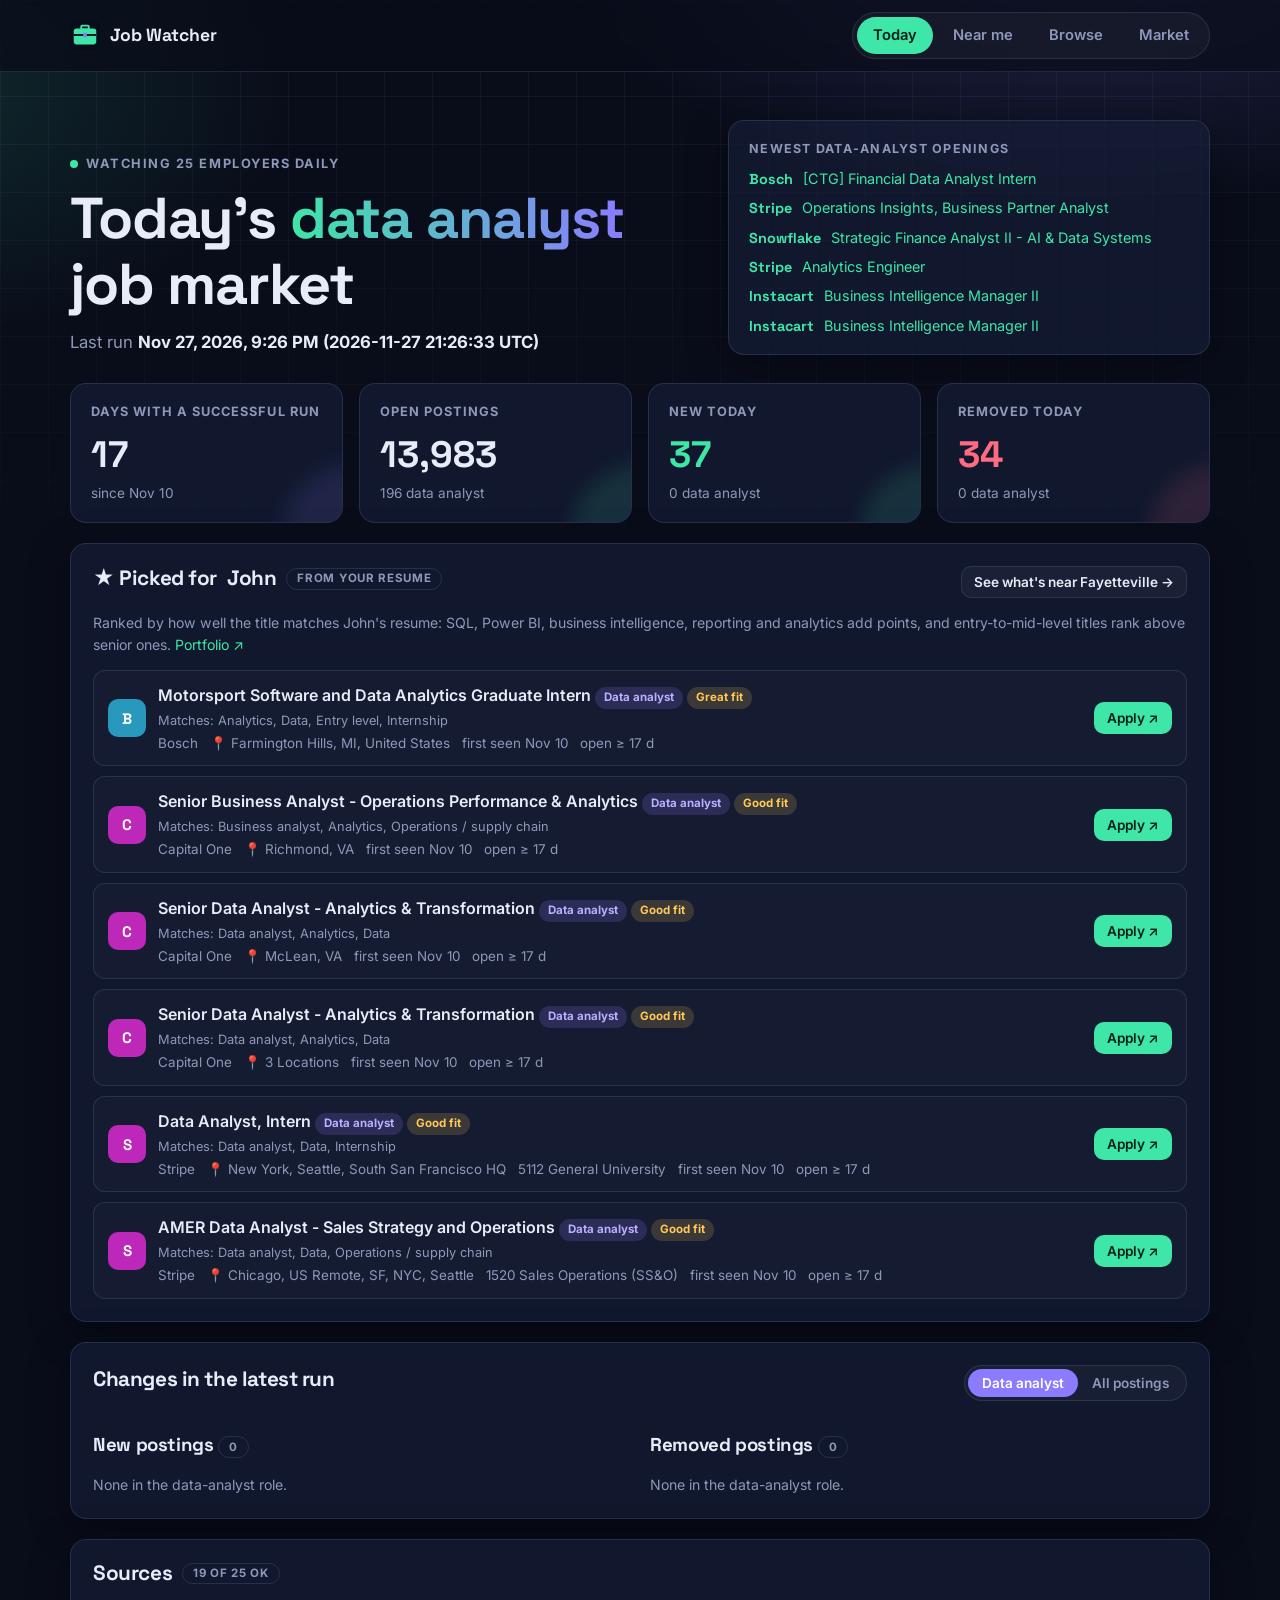
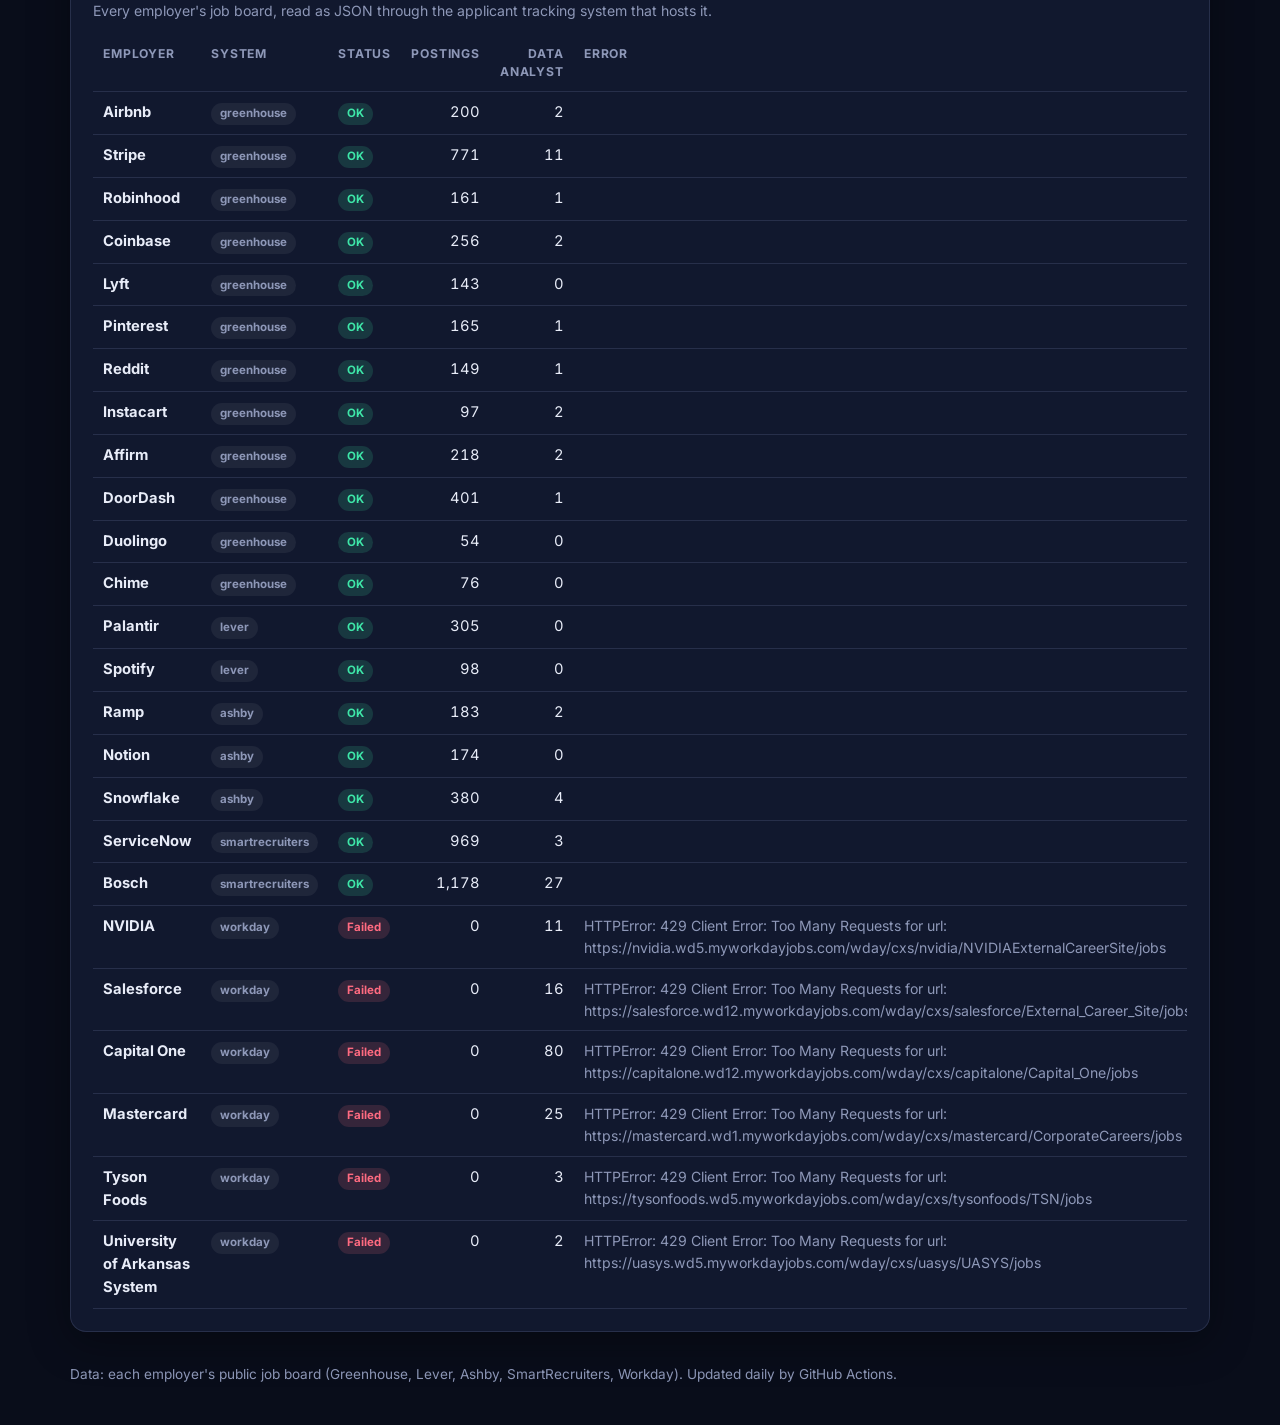
<file: index.html>
<!doctype html>
<html lang="en">
<head>
  <meta charset="utf-8">
  <meta name="viewport" content="width=device-width, initial-scale=1">
  <title>Today · Job Watcher</title>
  <meta name="description" content="Daily watch of data-analyst openings at 25 employers.">
  <meta name="theme-color" content="#090d1a">
  <link rel="manifest" href="manifest.webmanifest">
  <link rel="icon" href="icons/icon.svg" type="image/svg+xml">
  <link rel="apple-touch-icon" href="icons/icon-192.png">
  <link rel="preconnect" href="https://fonts.googleapis.com">
  <link rel="preconnect" href="https://fonts.gstatic.com" crossorigin>
  <link rel="stylesheet" href="https://fonts.googleapis.com/css2?family=Inter:wght@400;500;600;700;800&family=Space+Grotesk:wght@500;700&display=swap">
  <link rel="stylesheet" href="assets/style.css">
</head>
<body>
  <nav class="nav"><div class="nav-inner">
    <a class="brand" href="index.html"><img src="icons/icon.svg" alt=""><span>Job Watcher</span></a>
    <div class="nav-links">
      <a href="index.html" aria-current="page">Today</a>
      <a href="near.html">Near me</a>
      <a href="browse.html">Browse</a>
      <a href="market.html">Market</a>
    </div>
  </div></nav>

  <header class="hero">
    <div>
      <span class="eyebrow"><span class="pulse"></span>Watching 25 employers daily</span>
      <h1>Today's <span class="grad">data analyst</span> job market</h1>
      <p class="lede">Last run <strong id="last-run">loading…</strong></p>
    </div>
    <div class="hero-card">
      <div class="label">Newest data-analyst openings</div>
      <div id="ticker" class="ticker"></div>
    </div>
  </header>

  <main>
    <div id="offline" class="banner" hidden>You're offline. Showing the last data this device loaded.</div>
    <div id="error" class="banner" hidden></div>

    <div class="tiles">
      <div class="tile" style="--tint:var(--accent-2)"><div class="label">Days with a successful run</div><div class="value" id="t-days">—</div><div class="sub" id="t-days-sub"></div></div>
      <div class="tile"><div class="label">Open postings</div><div class="value" id="t-open">—</div><div class="sub" id="t-open-sub"></div></div>
      <div class="tile"><div class="label">New today</div><div class="value up" id="t-new">—</div><div class="sub" id="t-new-sub"></div></div>
      <div class="tile" style="--tint:var(--down)"><div class="label">Removed today</div><div class="value down" id="t-removed">—</div><div class="sub" id="t-removed-sub"></div></div>
    </div>

    <section class="card">
      <div class="picked-head">
        <h2>★ Picked for <span id="picked-name">you</span> <span class="tag">from your resume</span></h2>
        <a class="btn" href="near.html">See what's near Fayetteville →</a>
      </div>
      <p class="muted small" id="picked-why"></p>
      <ul id="picked" class="postings"></ul>
    </section>

    <section class="card">
      <div class="toolbar">
        <h2>Changes in the latest run</h2>
        <div class="segmented" role="group" aria-label="Which postings">
          <button type="button" data-scope="role" aria-pressed="true">Data analyst</button>
          <button type="button" data-scope="all" aria-pressed="false">All postings</button>
        </div>
      </div>
      <p class="muted small" id="first-note" hidden>This is the first run: every posting was already open when the watch began, so nothing counts as new yet. New and removed postings show up from the second day on.</p>
      <div class="grid grid-2">
        <div>
          <h3>New postings <span class="tag" id="new-count"></span></h3>
          <ul id="new-list" class="postings"></ul>
          <button id="new-more" class="btn more" type="button" hidden></button>
        </div>
        <div>
          <h3>Removed postings <span class="tag" id="removed-count"></span></h3>
          <ul id="removed-list" class="postings"></ul>
          <button id="removed-more" class="btn more" type="button" hidden></button>
        </div>
      </div>
    </section>

    <section class="card">
      <h2>Sources <span class="tag" id="sources-ok"></span></h2>
      <p class="muted small">Every employer's job board, read as JSON through the applicant tracking system that hosts it.</p>
      <div class="table-wrap"><table>
        <thead><tr><th>Employer</th><th>System</th><th>Status</th><th class="num">Postings</th><th class="num">Data analyst</th><th>Error</th></tr></thead>
        <tbody id="sources"></tbody>
      </table></div>
    </section>
  </main>
  <footer>Data: each employer's public job board (Greenhouse, Lever, Ashby, SmartRecruiters, Workday). Updated daily by GitHub Actions.</footer>
  <script src="assets/profile.js"></script>
  <script src="assets/app.js"></script>
  <script src="assets/today.js"></script>
</body>
</html>
</file>
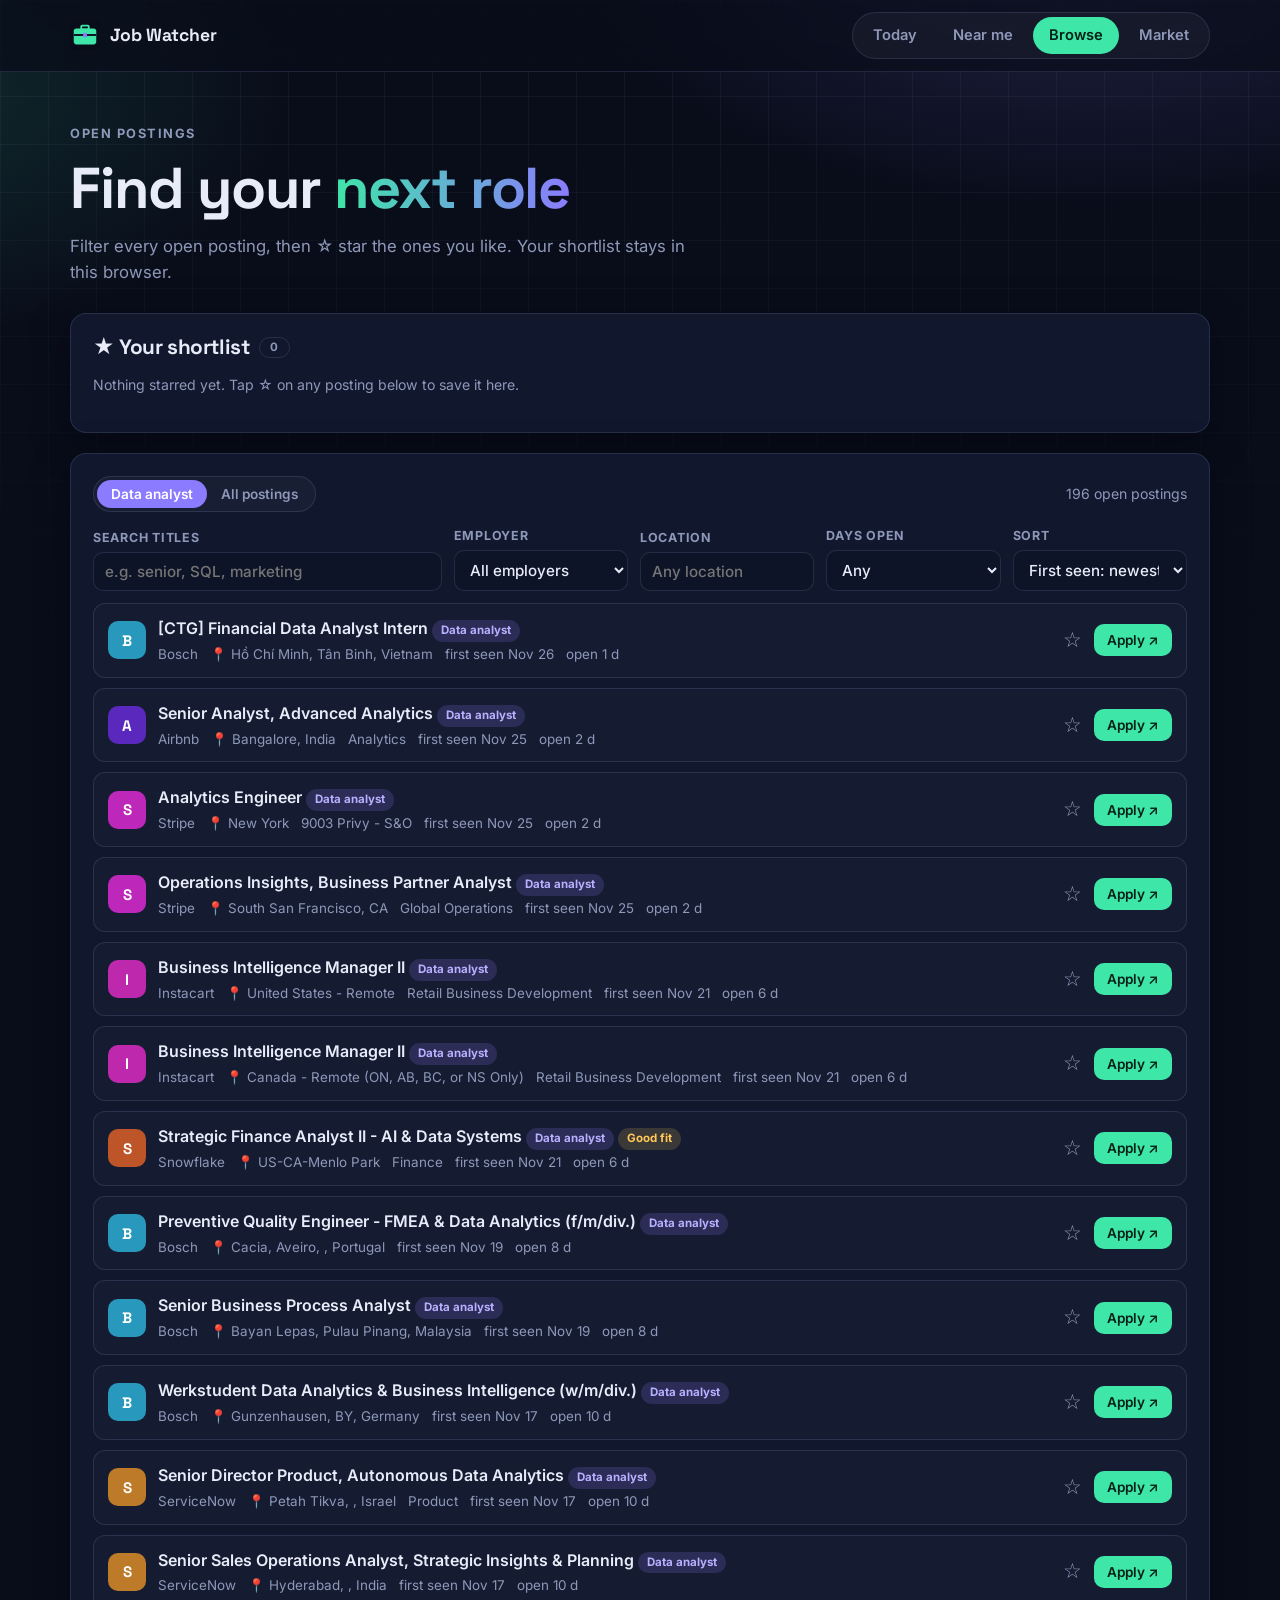
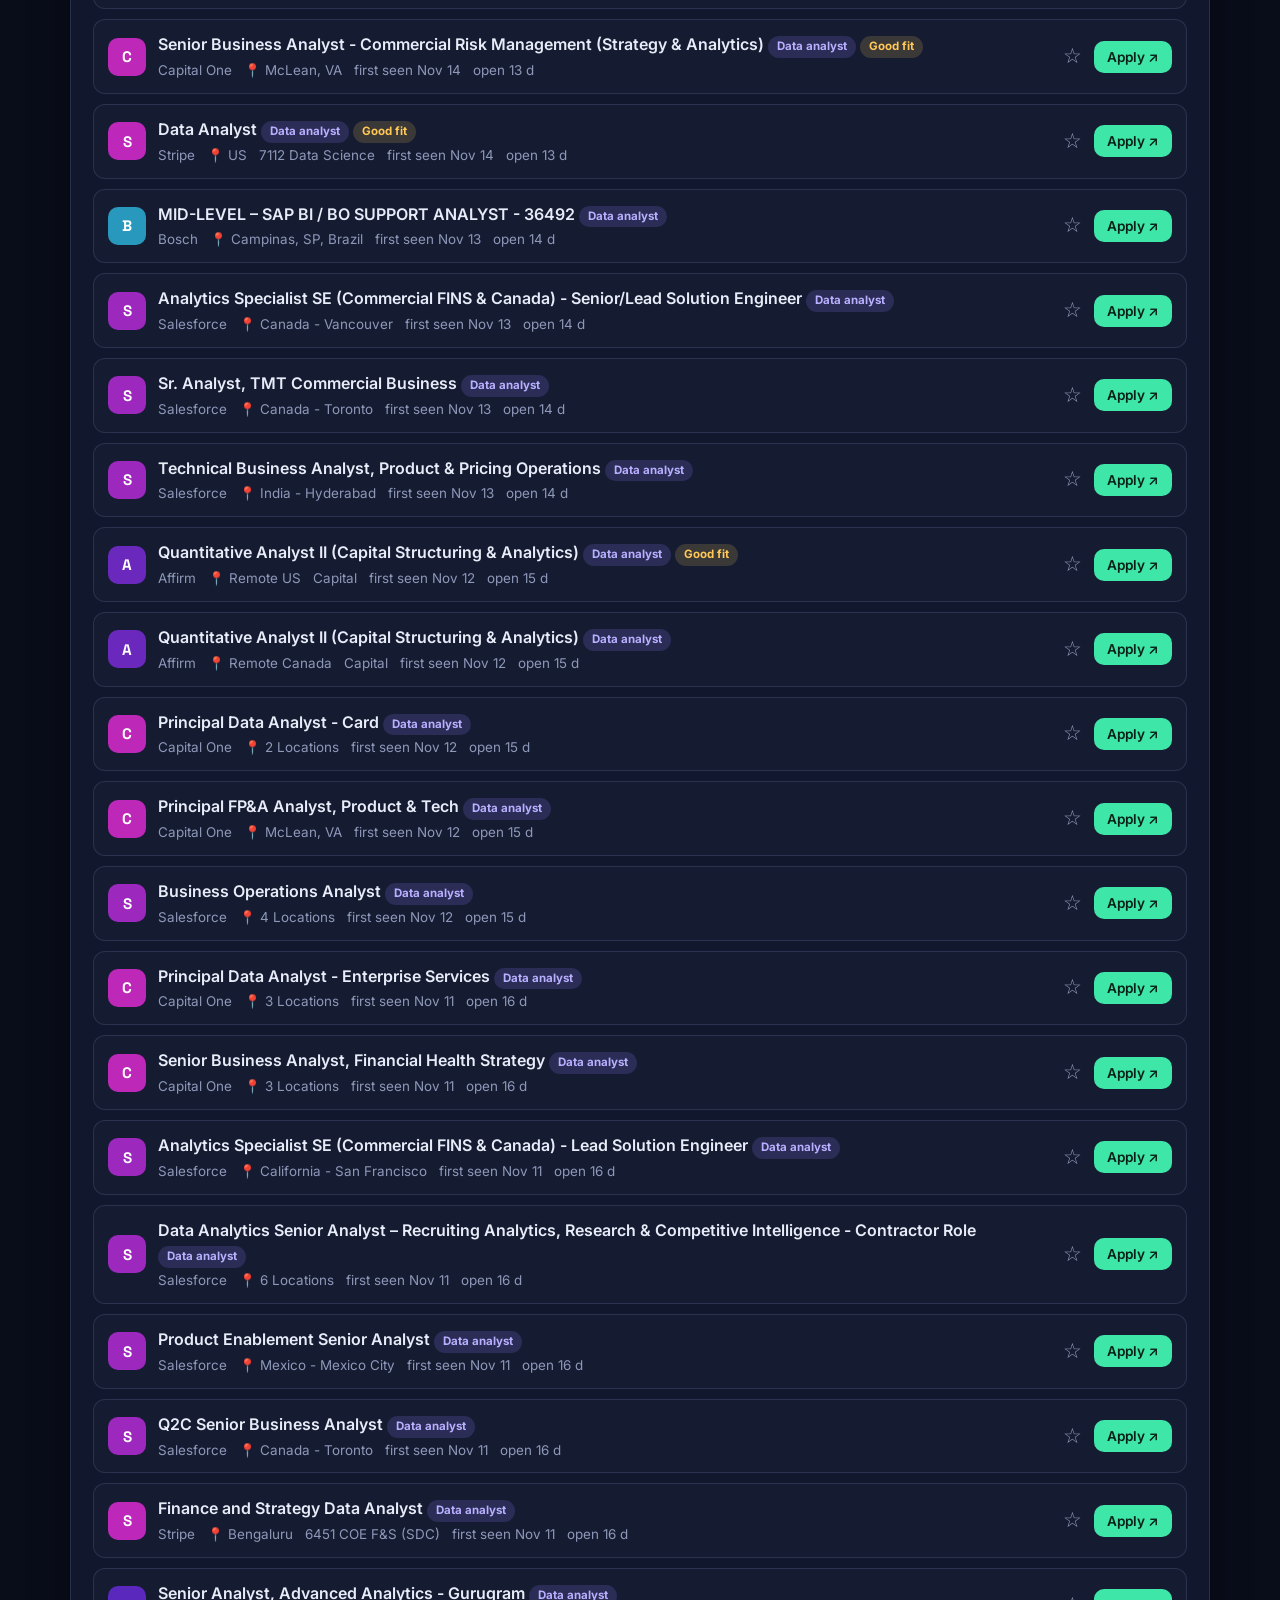
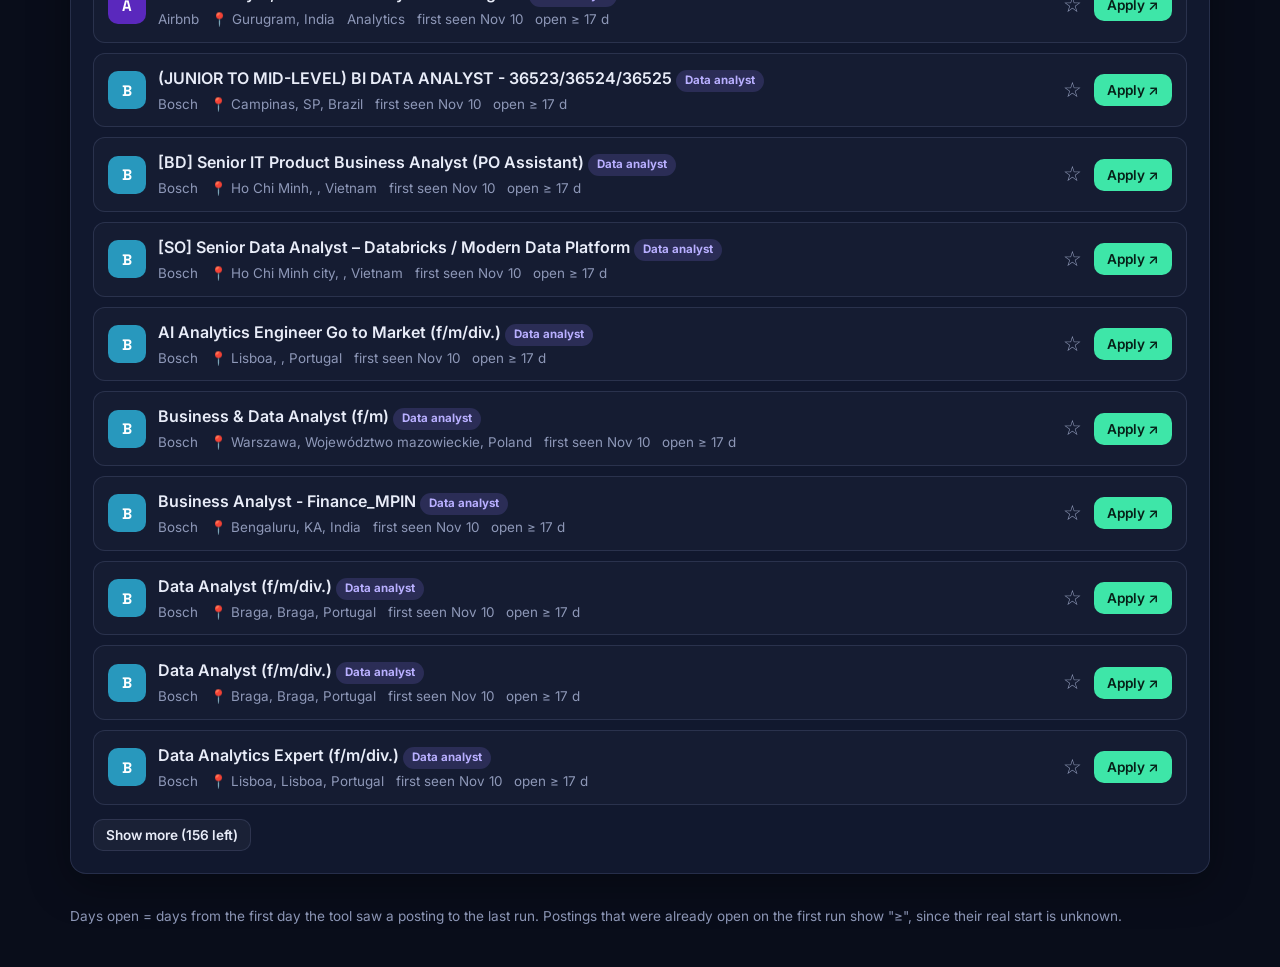
<file: browse.html>
<!doctype html>
<html lang="en">
<head>
  <meta charset="utf-8">
  <meta name="viewport" content="width=device-width, initial-scale=1">
  <title>Browse · Job Watcher</title>
  <meta name="description" content="Browse open postings, filter, and keep a shortlist.">
  <meta name="theme-color" content="#090d1a">
  <link rel="manifest" href="manifest.webmanifest">
  <link rel="icon" href="icons/icon.svg" type="image/svg+xml">
  <link rel="apple-touch-icon" href="icons/icon-192.png">
  <link rel="preconnect" href="https://fonts.googleapis.com">
  <link rel="preconnect" href="https://fonts.gstatic.com" crossorigin>
  <link rel="stylesheet" href="https://fonts.googleapis.com/css2?family=Inter:wght@400;500;600;700;800&family=Space+Grotesk:wght@500;700&display=swap">
  <link rel="stylesheet" href="assets/style.css">
</head>
<body>
  <nav class="nav"><div class="nav-inner">
    <a class="brand" href="index.html"><img src="icons/icon.svg" alt=""><span>Job Watcher</span></a>
    <div class="nav-links">
      <a href="index.html">Today</a>
      <a href="near.html">Near me</a>
      <a href="browse.html" aria-current="page">Browse</a>
      <a href="market.html">Market</a>
    </div>
  </div></nav>

  <header class="hero">
    <div>
      <span class="eyebrow">Open postings</span>
      <h1>Find your <span class="grad">next role</span></h1>
      <p class="lede">Filter every open posting, then ☆ star the ones you like. Your shortlist stays in this browser.</p>
    </div>
  </header>

  <main>
    <div id="offline" class="banner" hidden>You're offline. Showing the last data this device loaded.</div>
    <div id="error" class="banner" hidden></div>

    <section class="card" id="shortlist-card">
      <h2>★ Your shortlist <span class="tag" id="short-count">0</span></h2>
      <p class="muted small" id="short-empty">Nothing starred yet. Tap ☆ on any posting below to save it here.</p>
      <ul id="shortlist" class="postings"></ul>
    </section>

    <section class="card">
      <div class="toolbar">
        <div class="segmented" role="group" aria-label="Which postings">
          <button type="button" data-scope="role" aria-pressed="true">Data analyst</button>
          <button type="button" data-scope="all" aria-pressed="false">All postings</button>
        </div>
        <span class="muted small" id="result-count"></span>
      </div>
      <div class="controls">
        <label class="field wide">Search titles<input id="q" type="search" placeholder="e.g. senior, SQL, marketing" autocomplete="off"></label>
        <label class="field">Employer<select id="employer"><option value="">All employers</option></select></label>
        <label class="field">Location<input id="location" type="search" list="locations" placeholder="Any location" autocomplete="off"><datalist id="locations"></datalist></label>
        <label class="field">Days open<select id="days">
          <option value="">Any</option>
          <option value="0-1">New (0–1 days)</option>
          <option value="0-7">Up to a week</option>
          <option value="0-30">Up to 30 days</option>
          <option value="31-99999">More than 30 days</option>
        </select></label>
        <label class="field">Sort<select id="sort">
          <option value="new">First seen: newest first</option>
          <option value="old">First seen: oldest first</option>
          <option value="fit">Best fit for my resume</option>
        </select></label>
      </div>
      <ul id="results" class="postings"></ul>
      <button id="more" class="btn more" type="button" hidden></button>
    </section>
  </main>
  <footer>Days open = days from the first day the tool saw a posting to the last run. Postings that were already open on the first run show "≥", since their real start is unknown.</footer>
  <script src="assets/profile.js"></script>
  <script src="assets/app.js"></script>
  <script src="assets/browse.js"></script>
</body>
</html>
</file>
<file: assets/style.css>
/* Job Watcher: one stylesheet for all three pages. */
:root {
  --bg: #090d1a;
  --bg-2: #0e1427;
  --card: rgba(22, 30, 54, .72);
  --card-solid: #151d36;
  --line: rgba(148, 163, 214, .16);
  --text: #e8ecf8;
  --muted: #8e98b8;
  --accent: #3ee6a8;      /* new postings, "open" */
  --accent-2: #8b7bff;    /* the data-analyst role */
  --down: #ff6b81;        /* removed postings */
  --warn: #ffc857;
  --radius: 16px;
  --shadow: 0 10px 40px rgba(0, 0, 0, .35);
  --font: "Inter", system-ui, -apple-system, "Segoe UI", sans-serif;
  --display: "Space Grotesk", var(--font);
  color-scheme: dark;
}
* { box-sizing: border-box; }
html { -webkit-text-size-adjust: 100%; }
body {
  margin: 0; font-family: var(--font); color: var(--text); background: var(--bg);
  background-image:
    radial-gradient(900px 500px at 85% -10%, rgba(139, 123, 255, .22), transparent 60%),
    radial-gradient(700px 420px at -10% 10%, rgba(62, 230, 168, .14), transparent 60%);
  background-attachment: fixed; line-height: 1.55; min-height: 100vh;
}
body::before {  /* faint grid, like graph paper */
  content: ""; position: fixed; inset: 0; pointer-events: none; z-index: -1;
  background-image: linear-gradient(var(--line) 1px, transparent 1px), linear-gradient(90deg, var(--line) 1px, transparent 1px);
  background-size: 48px 48px; mask-image: linear-gradient(to bottom, rgba(0,0,0,.5), transparent 70%);
}
a { color: var(--accent); text-decoration: none; }
a:hover { text-decoration: underline; }
h1, h2, h3 { font-family: var(--display); letter-spacing: -.02em; line-height: 1.15; }

/* --- navigation -------------------------------------------------------------------------- */
.nav { position: sticky; top: 0; z-index: 20; backdrop-filter: blur(14px); background: rgba(9, 13, 26, .72); border-bottom: 1px solid var(--line); }
.nav-inner { max-width: 1180px; margin: 0 auto; padding: 12px 20px; display: flex; align-items: center; gap: 16px; }
.brand { display: flex; align-items: center; gap: 10px; color: var(--text); font-family: var(--display); font-weight: 700; font-size: 1.1rem; }
.brand:hover { text-decoration: none; }
.brand img { width: 30px; height: 30px; }
.nav-links { margin-left: auto; display: flex; gap: 4px; background: rgba(255,255,255,.04); border: 1px solid var(--line); border-radius: 999px; padding: 4px; }
.nav-links a { color: var(--muted); padding: 7px 16px; border-radius: 999px; font-weight: 600; font-size: .92rem; }
.nav-links a:hover { color: var(--text); text-decoration: none; }
.nav-links a[aria-current="page"] { background: var(--accent); color: #062018; }

/* --- layout ------------------------------------------------------------------------------ */
main, .hero, footer { max-width: 1180px; margin: 0 auto; padding: 0 20px; }
.hero { padding-top: 48px; padding-bottom: 28px; display: grid; grid-template-columns: 1.3fr 1fr; gap: 32px; align-items: end; }
.hero h1 { font-size: clamp(2.2rem, 5vw, 3.6rem); margin: 10px 0 12px; }
.hero h1 .grad { background: linear-gradient(90deg, var(--accent), var(--accent-2)); -webkit-background-clip: text; background-clip: text; color: transparent; }
.eyebrow { display: inline-flex; align-items: center; gap: 8px; font-size: .8rem; font-weight: 700; letter-spacing: .12em; text-transform: uppercase; color: var(--muted); }
.pulse { width: 8px; height: 8px; border-radius: 50%; background: var(--accent); box-shadow: 0 0 0 0 rgba(62,230,168,.6); animation: pulse 2s infinite; }
@keyframes pulse { 70% { box-shadow: 0 0 0 10px rgba(62,230,168,0); } 100% { box-shadow: 0 0 0 0 rgba(62,230,168,0); } }
.lede { color: var(--muted); margin: 0; font-size: 1.05rem; }
.lede strong { color: var(--text); }
.hero-card { background: var(--card); border: 1px solid var(--line); border-radius: var(--radius); padding: 18px 20px; box-shadow: var(--shadow); }
.hero-card .label { font-size: .78rem; color: var(--muted); text-transform: uppercase; letter-spacing: .1em; font-weight: 700; }
.ticker { display: flex; flex-direction: column; gap: 8px; margin-top: 10px; max-height: 168px; overflow: hidden; }
.ticker div { display: flex; gap: 10px; align-items: baseline; font-size: .9rem; white-space: nowrap; overflow: hidden; text-overflow: ellipsis; animation: rise .5s both; }
.ticker b { color: var(--accent); font-family: var(--display); }
@keyframes rise { from { opacity: 0; transform: translateY(8px); } }

.card { background: var(--card); border: 1px solid var(--line); border-radius: var(--radius); padding: 22px; margin: 0 0 20px; box-shadow: var(--shadow); backdrop-filter: blur(8px); min-width: 0; }
.card h2 { margin: 0 0 6px; font-size: 1.3rem; display: flex; align-items: center; gap: 10px; flex-wrap: wrap; }
.grid { display: grid; gap: 20px; }
.grid-2 { grid-template-columns: 1fr 1fr; }
.tiles { display: grid; grid-template-columns: repeat(4, 1fr); gap: 16px; margin-bottom: 20px; }
.tile { background: var(--card); border: 1px solid var(--line); border-radius: var(--radius); padding: 18px 20px; position: relative; overflow: hidden; }
.tile::after { content: ""; position: absolute; inset: auto -30% -60% auto; width: 140px; height: 140px; border-radius: 50%; background: var(--tint, var(--accent)); opacity: .12; filter: blur(10px); }
.tile .label { color: var(--muted); font-size: .8rem; font-weight: 700; text-transform: uppercase; letter-spacing: .08em; }
.tile .value { font-family: var(--display); font-size: 2.3rem; font-weight: 700; margin-top: 4px; }
.tile .sub { color: var(--muted); font-size: .85rem; }

.muted { color: var(--muted); }
.small { font-size: .88rem; }
.tag { font-family: var(--font); font-size: .72rem; font-weight: 700; letter-spacing: .06em; text-transform: uppercase; color: var(--muted); border: 1px solid var(--line); border-radius: 999px; padding: 3px 10px; }
.pill { display: inline-block; font-size: .72rem; font-weight: 700; border-radius: 999px; padding: 2px 9px; white-space: nowrap; }
.pill.role { background: rgba(139,123,255,.18); color: #b9afff; }
.pill.ok { background: rgba(62,230,168,.15); color: var(--accent); }
.pill.bad { background: rgba(255,107,129,.15); color: var(--down); }
.pill.ats { background: rgba(255,255,255,.06); color: var(--muted); }
.up { color: var(--accent); }
.down { color: var(--down); }

/* --- tables ------------------------------------------------------------------------------ */
.table-wrap { overflow-x: auto; -webkit-overflow-scrolling: touch; }
table { width: 100%; border-collapse: collapse; font-size: .92rem; }
th, td { text-align: left; padding: 9px 10px; border-bottom: 1px solid var(--line); vertical-align: top; }
th { color: var(--muted); font-size: .76rem; text-transform: uppercase; letter-spacing: .07em; font-weight: 700; }
td.num, th.num { text-align: right; font-variant-numeric: tabular-nums; }
tbody tr:hover { background: rgba(255,255,255,.025); }

/* --- posting lists ----------------------------------------------------------------------- */
.segmented { display: inline-flex; border: 1px solid var(--line); border-radius: 999px; padding: 3px; background: rgba(255,255,255,.03); }
.segmented button { border: 0; background: transparent; color: var(--muted); padding: 6px 14px; border-radius: 999px; font: 600 .85rem var(--font); cursor: pointer; }
.segmented button[aria-pressed="true"] { background: var(--accent-2); color: #fff; }
.postings { list-style: none; margin: 12px 0 0; padding: 0; display: grid; gap: 10px; }
.posting { display: grid; grid-template-columns: auto 1fr auto; gap: 12px; align-items: center; padding: 12px 14px; border: 1px solid var(--line); border-radius: 12px; background: rgba(255,255,255,.02); transition: border-color .15s, transform .15s; }
.posting:hover { border-color: rgba(62,230,168,.4); transform: translateY(-1px); }
.posting .logo { width: 38px; height: 38px; border-radius: 10px; display: grid; place-items: center; font: 700 .95rem var(--display); color: #fff; }
.posting .title { font-weight: 600; color: var(--text); overflow-wrap: anywhere; }
.posting .meta { color: var(--muted); font-size: .84rem; display: flex; flex-wrap: wrap; gap: 4px 12px; margin-top: 2px; }
.posting .actions { display: flex; gap: 8px; align-items: center; }
.posting.removed .title { color: var(--muted); text-decoration: line-through; text-decoration-color: rgba(255,107,129,.6); }
.btn { display: inline-flex; align-items: center; gap: 6px; border: 1px solid var(--line); background: rgba(255,255,255,.04); color: var(--text); border-radius: 10px; padding: 7px 12px; font: 600 .85rem var(--font); cursor: pointer; white-space: nowrap; }
.btn:hover { border-color: var(--accent); text-decoration: none; }
.btn.primary { background: var(--accent); color: #062018; border-color: transparent; }
.btn.primary:hover { filter: brightness(1.08); }
.star { background: none; border: 0; cursor: pointer; font-size: 1.3rem; line-height: 1; color: var(--muted); padding: 4px; }
.star[aria-pressed="true"] { color: var(--warn); text-shadow: 0 0 12px rgba(255,200,87,.5); }
.more { margin-top: 14px; }

/* --- browse controls --------------------------------------------------------------------- */
.controls { display: grid; grid-template-columns: 2fr 1fr 1fr 1fr 1fr; gap: 12px; align-items: end; }
label.field { display: grid; gap: 5px; font-size: .78rem; font-weight: 700; color: var(--muted); text-transform: uppercase; letter-spacing: .06em; }
input, select { width: 100%; background: var(--bg-2); color: var(--text); border: 1px solid var(--line); border-radius: 10px; padding: 9px 11px; font: 500 .95rem var(--font); }
input:focus, select:focus, button:focus-visible { outline: 2px solid var(--accent); outline-offset: 1px; }
.toolbar { display: flex; justify-content: space-between; align-items: center; gap: 12px; flex-wrap: wrap; margin-bottom: 14px; }

/* --- market ------------------------------------------------------------------------------ */
.finding .kicker { color: var(--accent-2); font-weight: 800; font-size: .75rem; letter-spacing: .12em; text-transform: uppercase; }
.finding h2 { font-size: 1.45rem; margin: 6px 0 8px; }
.finding .how { font-size: .84rem; color: var(--muted); border-left: 3px solid var(--accent-2); padding: 4px 0 4px 12px; margin: 10px 0 14px; }
.chart-box { position: relative; height: 320px; }
.chart-box.tall { height: 440px; }
.big-number { font-family: var(--display); font-size: 3rem; font-weight: 700; color: var(--accent); }

/* --- banners & footer -------------------------------------------------------------------- */
.banner { border-radius: 12px; padding: 12px 16px; margin: 0 0 16px; font-weight: 600; }
#offline { background: rgba(255,200,87,.12); color: var(--warn); border: 1px solid rgba(255,200,87,.3); }
#error { background: rgba(255,107,129,.12); color: var(--down); border: 1px solid rgba(255,107,129,.3); }
footer { color: var(--muted); font-size: .85rem; padding-top: 12px; padding-bottom: 40px; }
[hidden] { display: none !important; }

@media (max-width: 900px) {
  .hero { grid-template-columns: 1fr; padding-top: 32px; }
  .grid-2 { grid-template-columns: 1fr; }
  .tiles { grid-template-columns: repeat(2, 1fr); }
  .controls { grid-template-columns: 1fr 1fr; }
  .controls .wide { grid-column: 1 / -1; }
}
@media (max-width: 560px) {
  main, .hero, footer, .nav-inner { padding-left: 16px; padding-right: 16px; }
  .brand span { display: none; }
  .nav-links { margin-left: auto; }
  .nav-links a { padding: 7px 12px; }
  .tile .value { font-size: 1.8rem; }
  .card { padding: 16px; }
  .posting { grid-template-columns: auto 1fr; }
  .posting .actions { grid-column: 1 / -1; justify-content: flex-end; }
  .chart-box { height: 280px; }
}
@media (prefers-reduced-motion: reduce) { *, *::before { animation: none !important; transition: none !important; } }

/* --- personal profile and the Near me page ------------------------------------------------ */
.pill.fit { background: rgba(255,200,87,.16); color: var(--warn); }
.pill.dist { background: rgba(62,230,168,.10); color: var(--accent); font-weight: 600; }
.posting .note { color: var(--muted); font-size: .8rem; margin-top: 2px; }
.chips { display: flex; flex-wrap: wrap; gap: 6px; margin: 10px 0; }
.chip { font-size: .76rem; font-weight: 600; padding: 3px 10px; border-radius: 999px; background: rgba(139,123,255,.14); color: #c4bbff; border: 1px solid rgba(139,123,255,.25); }
.profile-name { font-family: var(--display); font-size: 1.35rem; font-weight: 700; margin-top: 6px; }
.profile-links { display: flex; gap: 8px; flex-wrap: wrap; }
.near-controls { grid-template-columns: 2fr 1fr 1.4fr auto auto; margin-bottom: 14px; }
label.field.check { display: flex; align-items: center; gap: 8px; text-transform: none; letter-spacing: 0; font-size: .9rem; color: var(--text); padding-bottom: 10px; }
label.field.check input { width: auto; accent-color: var(--accent); }
label.field.inline { display: flex; align-items: center; gap: 8px; }
label.field.inline select { width: auto; }
.near-tiles { margin: 6px 0 16px; }
.tile .value.small-value { font-size: 1.35rem; line-height: 1.25; margin-top: 8px; overflow-wrap: anywhere; }
.map { height: 460px; border-radius: 12px; border: 1px solid var(--line); background: var(--bg-2); z-index: 0; }
.leaflet-container { font-family: var(--font); background: #0b1020; }
.map-tiles { filter: invert(1) hue-rotate(200deg) brightness(.8) contrast(.9) saturate(.6); }
.leaflet-popup-content-wrapper, .leaflet-popup-tip { background: var(--card-solid); color: var(--text); border: 1px solid var(--line); }
.leaflet-popup-content { font-size: .85rem; line-height: 1.5; max-width: 300px; }
.leaflet-popup-content a { color: var(--accent); }
.leaflet-container .leaflet-control-attribution { background: rgba(9,13,26,.7); color: var(--muted); }
.leaflet-container .leaflet-control-attribution a { color: var(--muted); }
.picked-head { display: flex; align-items: center; justify-content: space-between; gap: 12px; flex-wrap: wrap; }
@media (max-width: 900px) { .near-controls { grid-template-columns: 1fr 1fr; } .map { height: 360px; } }
@media (max-width: 560px) { .nav-links a { padding: 7px 9px; font-size: .85rem; } .map { height: 300px; } }
</file>
